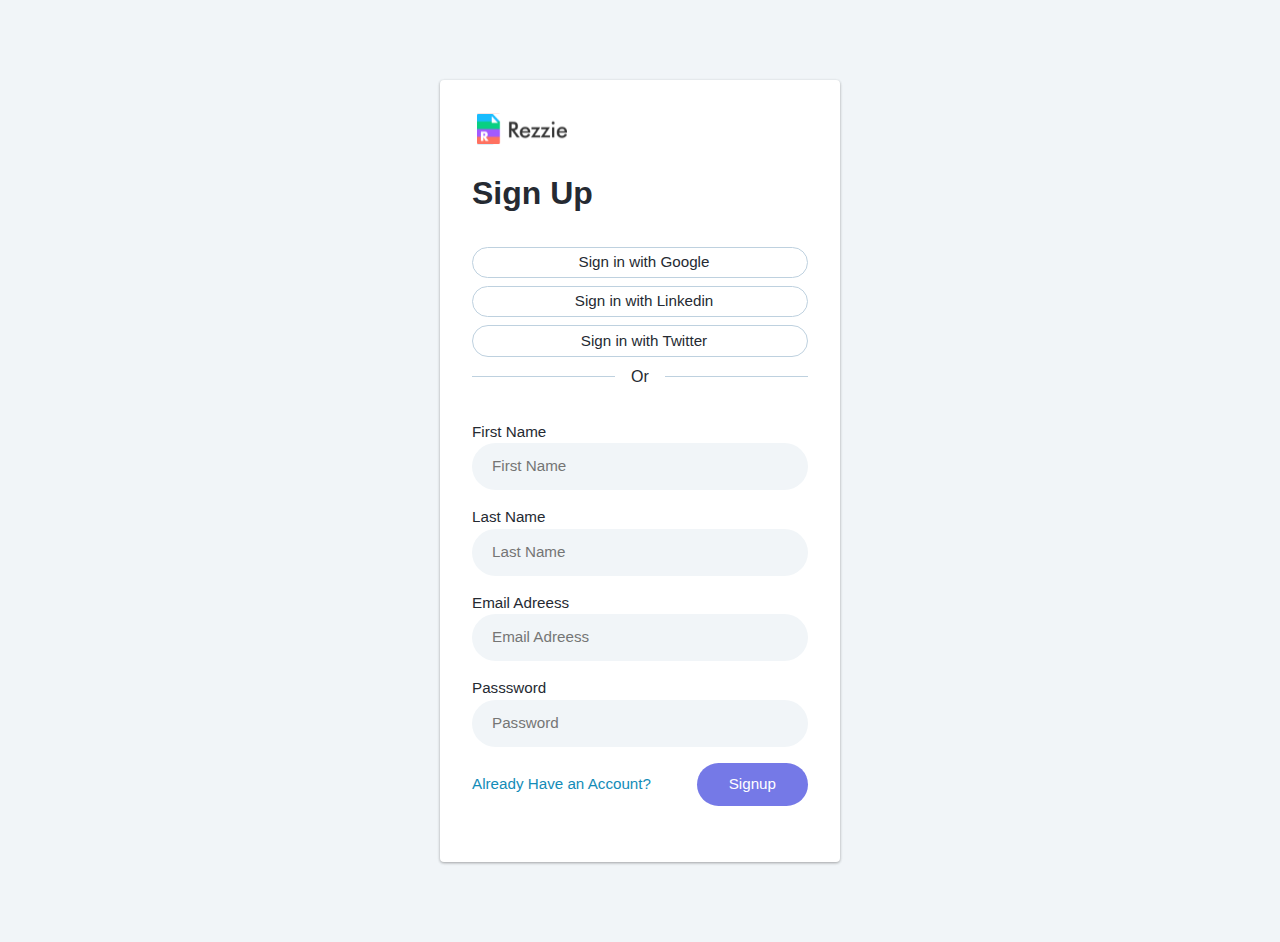
<file: RezzieTask/signup/index.html>
<!DOCTYPE html>
<html>
  <head>
    <title>Responsive Login Form | Rezzie Signup Form |</title>
    <meta name="viewport" content="width=device-width, initial-scale=1.0" />
    <link
      rel="stylesheet"
      href="https://cdnjs.cloudflare.com/ajax/libs/font-awesome/5.15.1/css/all.min.css"
      integrity="sha512-+4zCK9k+qNFUR5X+cKL9EIR+ZOhtIloNl9GIKS57V1MyNsYpYcUrUeQc9vNfzsWfV28IaLL3i96P9sdNyeRssA=="
      crossorigin="anonymous"
    />
    <link rel="stylesheet" href="style.css" />
  </head>
  <body>
    <main class="main">
      <div class="wrapper">
        <div class="card">
          <img class="logo" src="images/Rezzie Logo.svg" alt="Rezzie Logo" />
          <div class="title">
            <h1 class="title title-large">Sign Up</h1>
          </div>
          <div class="method">
            <div class="method-item">
              <a href="#" class="btn-action">
                <i class="icons icons-google fab fa-google"></i>
                <span>Sign in with Google</span>
              </a>
            </div>
            <div class="method-item">
              <a href="#" class="btn-action">
                <i class="icons icons-linkedin fab fa-linkedin"></i>
                <span>Sign in with Linkedin</span>
              </a>
            </div>
            <div class="method-item">
              <a href="#" class="btn-action">
                <i class="icons icons-twitter fab fa-twitter"></i>
                <span>Sign in with Twitter</span>
              </a>
            </div>
            <div class="line">
              <span class="line-bar"></span>
              <span class="line-text">Or</span>
              <span class="line-bar"></span>
            </div>
            <form class="form">
              <p class="title title-subs">First Name</p>
              <div class="form-group">
                <input
                  type="email"
                  name="email"
                  id="email"
                  class="input-field"
                  placeholder="First Name"
                />
              </div>
              <p class="title title-subs">Last Name</p>
              <div class="form-group">
                <input
                  type="password"
                  name="password"
                  id="password"
                  class="input-field"
                  placeholder="Last Name"
                />
              </div>
              <p class="title title-subs">Email Adreess</p>
              <div class="form-group">
                <input
                  type="password"
                  name="password"
                  id="password"
                  class="input-field"
                  placeholder="Email Adreess"
                />
              </div>
              <p class="title title-subs">Passsword</p>
              <div class="form-group">
                <input
                  type="password"
                  name="password"
                  id="password"
                  class="input-field"
                  placeholder="Password"
                />
              </div>
              <div class="form-group">
                <a href="./index.html" class="linktext"
                  >Already Have an Account?</a
                >
                <input
                  type="button"
                  name="submit"
                  class="input-submit"
                  value="Signup"
                />
              </div>
            </form>
          </div>
        </div>
      </div>
    </main>
  </body>
</html>
</file>
<file: RezzieTask/signup/style.css>
*,
*::before,
*::after {
  padding: 0;
  margin: 0;
  box-sizing: border-box;
  list-style: none;
  list-style-type: none;
  text-decoration: none;
  -moz-osx-font-smoothing: grayscale;
  -webkit-font-smoothing: antialiased;
  text-rendering: optimizeLegibility;
}

body {
  font-family: "Segoe UI", Tahoma, Geneva, Verdana, sans-serif;
  font-size: 1rem;
  font-weight: normal;
  line-height: 1.5;
  color: #252a32;
  background: #f1f5f8;
}
.logo {
    height: 40px;
    width: 90px;
    margin: 5px;
}
img {
  display: block;
  width: 100%;
  height: auto;
}

a,
button {
  font-family: inherit;
  font-size: inherit;
  line-height: inherit;
  cursor: pointer;
  border: none;
  outline: none;
  background: none;
  text-decoration: none;
}

.container {
  max-width: 85rem;
  width: 100%;
  height: auto;
  padding: 0 2rem;
  margin: 0 auto;
}

.wrapper {
  max-width: 28rem;
  width: 100%;
  margin: 0 auto;
  padding: 5rem 1.5rem;
}

.card {
  padding: 1.5rem 2rem;
  border: none;
  outline: none;
  border-radius: 4px;
  color: #252a32;
  background: #ffffff;
  box-shadow: 0 1px 3px rgba(0, 0, 0, 0.12), 0 1px 3px rgba(0, 0, 0, 0.24);
}

.icons {
  font-size: 1.45rem;
  line-height: inherit;
  margin-right: 0.5rem;
  border: none;
  outline: none;
  background: none;
}
.icons-google {
  color: #d32f2f;
}
.icons-linkedin {
  color: #0f698a;
}
.icons-twitter {
  color: #252a32;
}

.linktext {
  font-family: inherit;
  font-size: 0.95rem;
  line-height: inherit;
  color: #148cb8;
  text-rendering: optimizeLegibility;
}
.linktext:hover {
  text-decoration: underline;
}

.title {
  font-family: inherit;
  line-height: inherit;
  text-rendering: optimizeLegibility;
}
.title-large {
  font-size: 2rem;
  font-weight: 600;
  color: #252a32;
  margin-bottom: 30px;
  margin-top: 20px;
}
.title-subs {
  font-size: 0.95rem;
  font-weight: 400;
  line-height: inherit;
}

.main .wrapper .form {
  width: 100%;
  height: auto;
  margin: 2rem 0;
}
.main .wrapper .form-group {
  display: -webkit-box;
  display: flex;
  -webkit-box-orient: horizontal;
  -webkit-box-direction: normal;
          flex-direction: row;
  -webkit-box-pack: justify;
          justify-content: space-between;
  -webkit-box-align: center;
          align-items: center;
  margin-bottom: 1rem;
}
.main .wrapper .form-group .input-field {
  font-family: inherit;
  font-size: 0.95rem;
  font-weight: 400;
  line-height: inherit;
  width: 100%;
  height: auto;
  padding: 0.75rem 1.25rem;
  border: none;
  outline: none;
  border-radius: 2rem;
  color: #252a32;
  background: #f1f5f8;
}
.main .wrapper .form-group .input-submit {
  font-family: inherit;
  font-size: 0.95rem;
  font-weight: 500;
  line-height: inherit;
  cursor: pointer;
  padding: 0.65rem 2rem;
  border: none;
  outline: none;
  border-radius: 2rem;
  text-align: center;
  color: #ffffff;
  background: #7579e7;
}
.main .wrapper .line {
  display: -webkit-box;
  display: flex;
  -webkit-box-orient: horizontal;
  -webkit-box-direction: normal;
          flex-direction: row;
  -webkit-box-pack: center;
          justify-content: center;
  -webkit-box-align: center;
          align-items: center;
  margin-bottom: 1rem;
}
.main .wrapper .line-bar {
  -webkit-box-flex: 1;
          flex: auto;
  flex-basis: auto;
  border: none;
  outline: none;
  height: 1.3px;
  background: #bed1df;
}
.main .wrapper .line-text {
  font-weight: 500;
  color: #252a32;
  padding: 0 1rem;
}
.main .wrapper .method-item {
  margin-bottom: 0.5rem;
}
.main .wrapper .method-item .btn-action {
  display: -webkit-box;
  display: flex;
  -webkit-box-orient: horizontal;
  -webkit-box-direction: normal;
          flex-direction: row;
  -webkit-box-pack: center;
          justify-content: center;
  -webkit-box-align: center;
          align-items: center;
  font-family: inherit;
  font-size: 0.95rem;
  font-weight: 500;
  line-height: inherit;
  padding: 0.2rem 1rem;
  width: 100%;
  height: auto;
  outline: none;
  border: 1.3px solid #bed1df;
  border-radius: 2rem;
  color: #252a32;
  background: #ffffff;
  -webkit-transition: all 0.35s ease;
  transition: all 0.35s ease;
}
.main .wrapper .method-item .btn-action:hover {
  background: #cfdde7;
}
</file>
